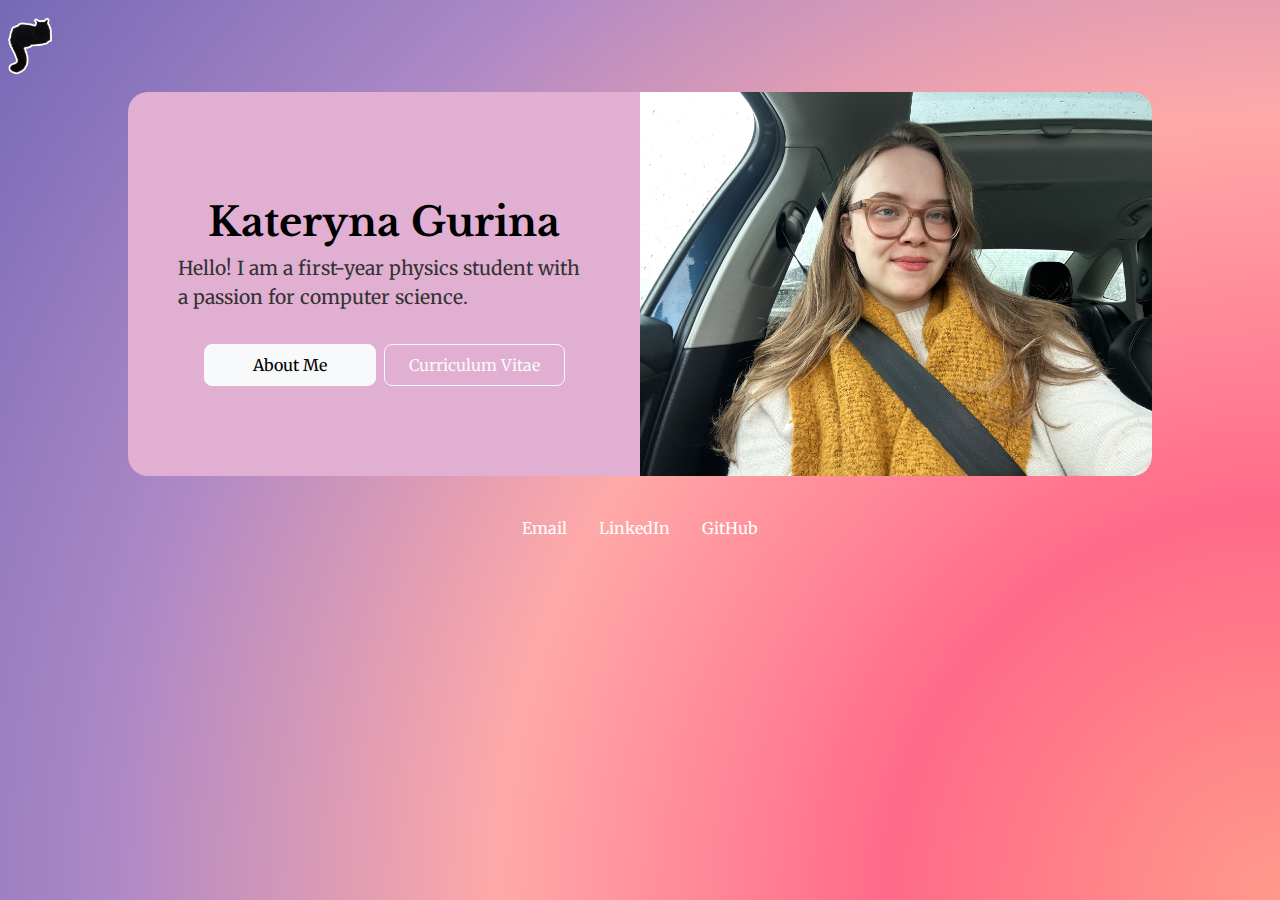
<file: index.html>
<!DOCTYPE html>
<html lang="en">
  <head>
    <meta charset="UTF-8" />
    <meta name="viewport" content="width=device-width, initial-scale=1.0" />
    <title>Kateryna</title>
    <link rel="preconnect" href="https://fonts.googleapis.com" />
    <link rel="preconnect" href="https://fonts.gstatic.com" crossorigin />
    <link
      href="https://fonts.googleapis.com/css2?family=Libre+Baskerville:ital,wght@0,400;0,700;1,400&family=Merriweather:ital,wght@0,300;0,400;0,700;0,900;1,300;1,400;1,700;1,900&display=swap"
      rel="stylesheet"
    />
    <link
      href="https://cdn.jsdelivr.net/npm/bootstrap@5.3.3/dist/css/bootstrap.min.css"
      rel="stylesheet"
      integrity="sha384-QWTKZyjpPEjISv5WaRU9OFeRpok6YctnYmDr5pNlyT2bRjXh0JMhjY6hW+ALEwIH"
      crossorigin="anonymous"
    />
    <link rel="stylesheet" href="./style.css" />
  </head>

  <body class="gradient-background">
    <!-- HEADER-->
    <header class="d-flex flex-wrap justify-content-center py-3">
      <a
        href="index.html"
        class="d-flex align-items-center mb-3 mb-md-0 me-md-auto link-body-emphasis text-decoration-none"
      >
        <img src="./mochie_logo.png" height="60" alt="logo cat" />
      </a>
    </header>

    <!-- TITLE Section with Buttons -->
    <div class="container" id="home-container">
      <!-- Left Section -->
      <div class="text-section">
        <h1>Kateryna Gurina</h1>
        <p class="subtitle">
          Hello! I am a first-year physics student with a passion for computer
          science.
        </p>
        <div class="d-grid gap-2 d-sm-flex justify-content-sm-center">
          <button
            onclick="window.location.href='about.html'"
            class="btn btn-light btn-lg px-5 gap-3 custom-button"
          >
            About Me
          </button>
          <button
            onclick="window.location.href='cv.html'"
            class="btn btn-outline-light btn-lg px-4 custom-button"
          >
            Curriculum Vitae
          </button>
        </div>
      </div>

      <!-- Right Section -->
      <div class="image-section">
        <img src="./pic.jpg" alt="Developer" />
      </div>
    </div>

    <!-- Footer -->
    <footer class="text-center py-3 mt-4">
      <ul class="list-inline">
        <li class="list-inline-item link">
          <a href="mailto:katerynagurina@gmail.com">Email</a>
        </li>
        <li class="list-inline-item link">
          <a href="https://www.linkedin.com/in/kateryna-gurina-156512160/"
            >LinkedIn</a
          >
        </li>
        <li class="list-inline-item link">
          <a href="https://github.com/KaterynaGurina">GitHub</a>
        </li>
      </ul>
    </footer>

    <script
      src="https://cdn.jsdelivr.net/npm/bootstrap@5.3.3/dist/js/bootstrap.bundle.min.js"
      integrity="sha384-YvpcrYf0tY3lHB60NNkmXc5s9fDVZLESaAA55NDzOxhy9GkcIdslK1eN7N6jIeHz"
      crossorigin="anonymous"
    ></script>
  </body>
</html>
</file>
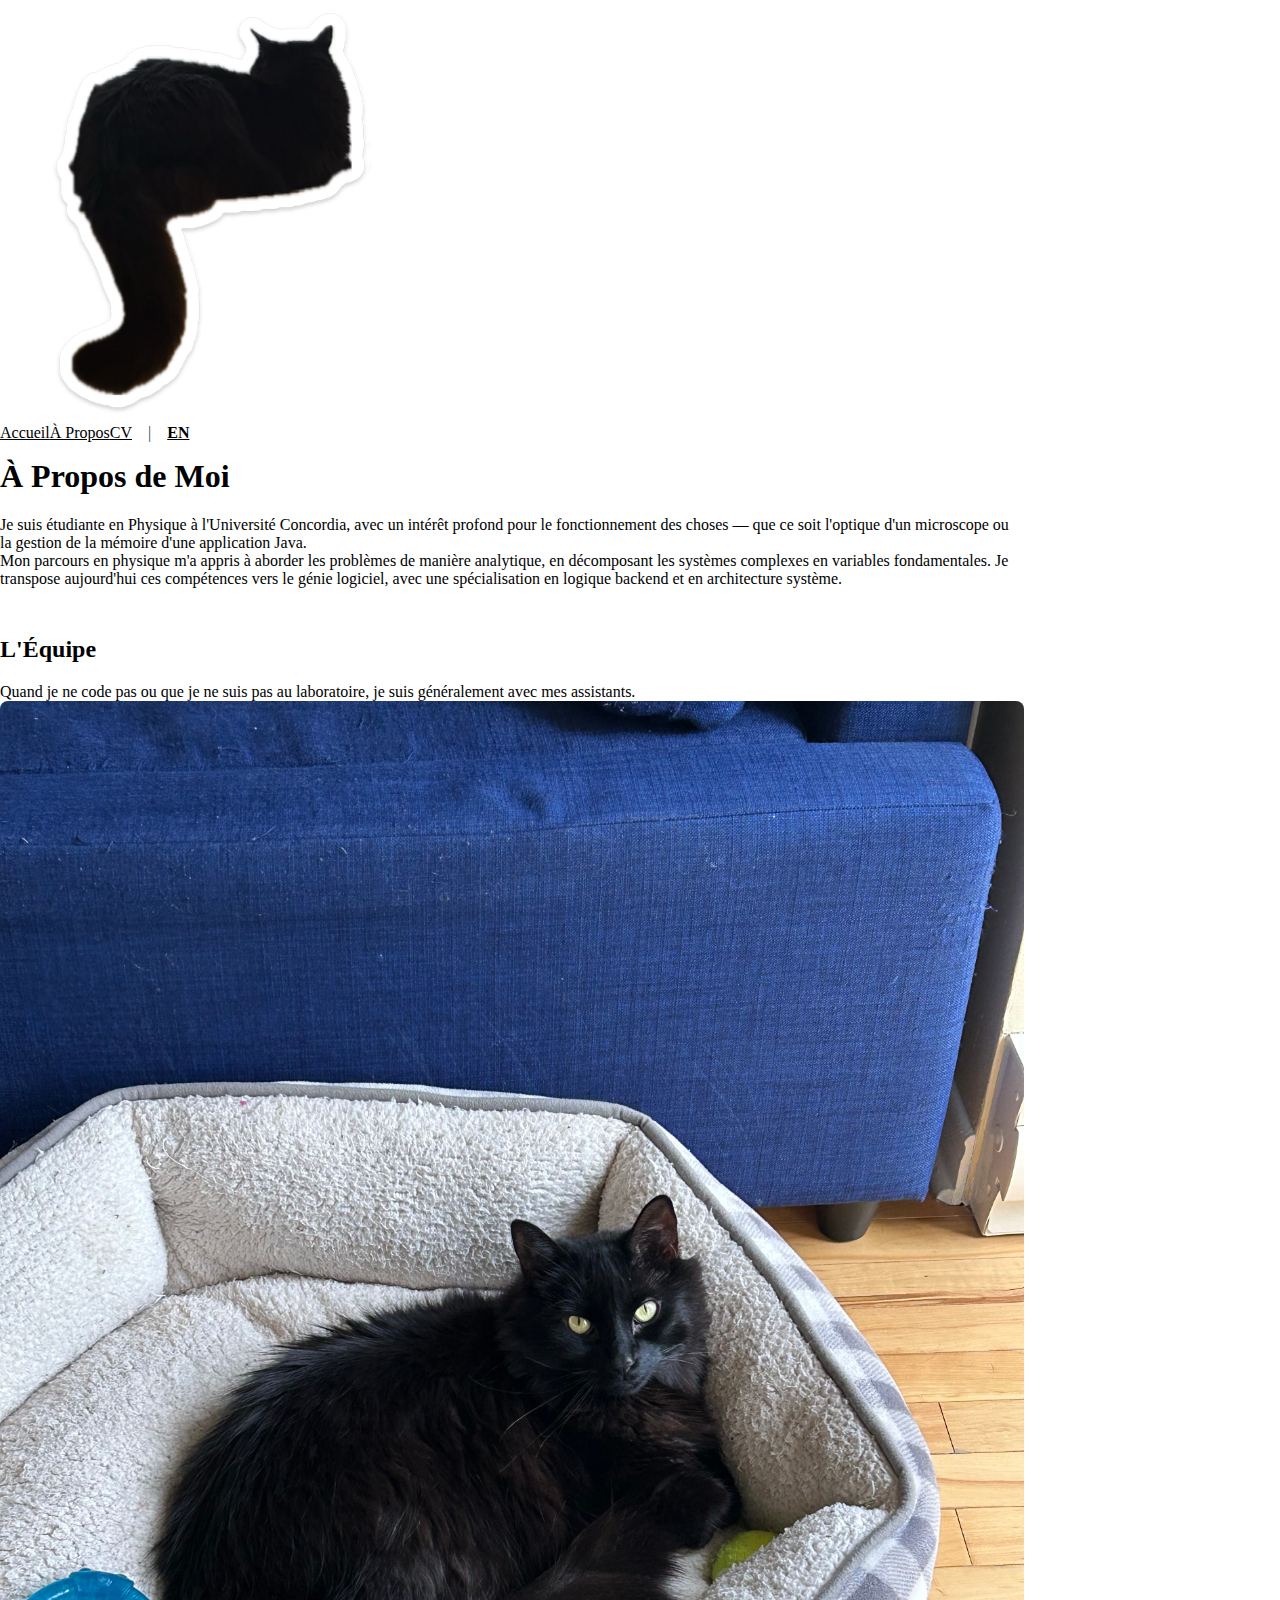
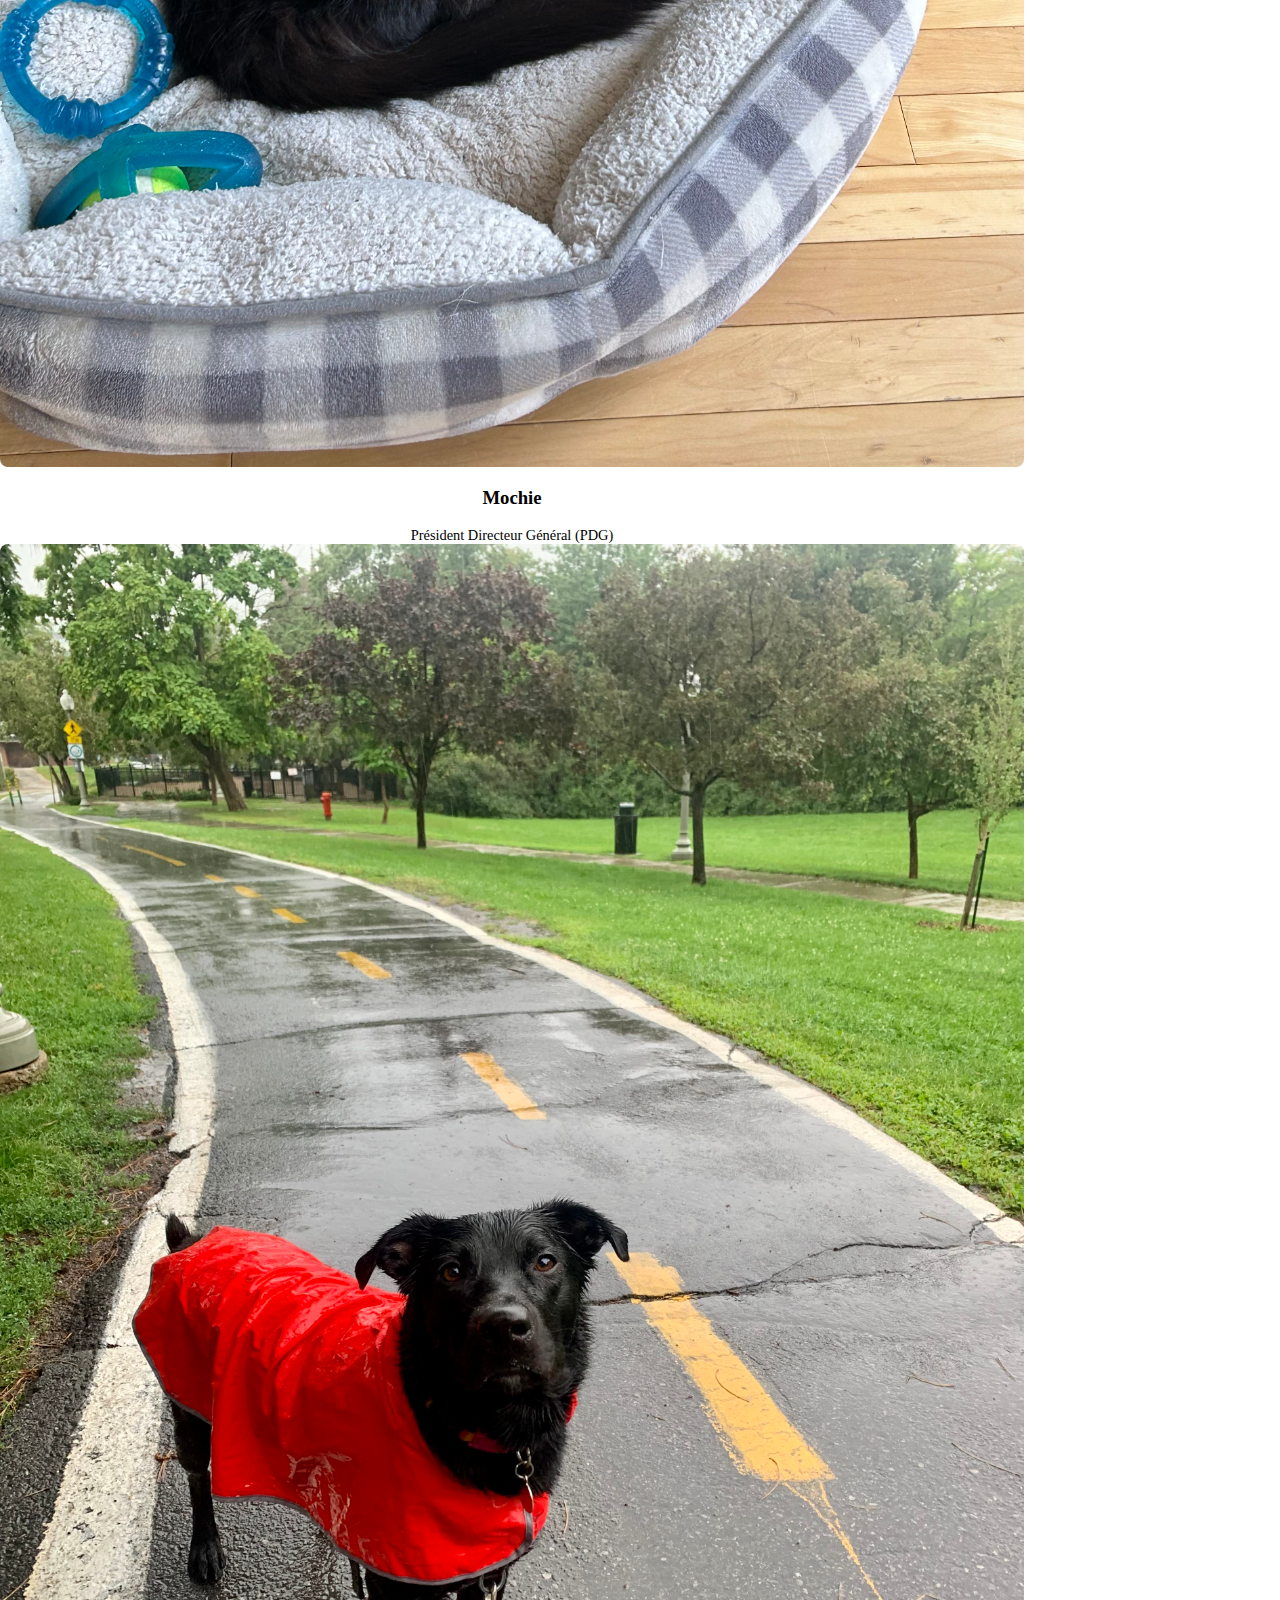
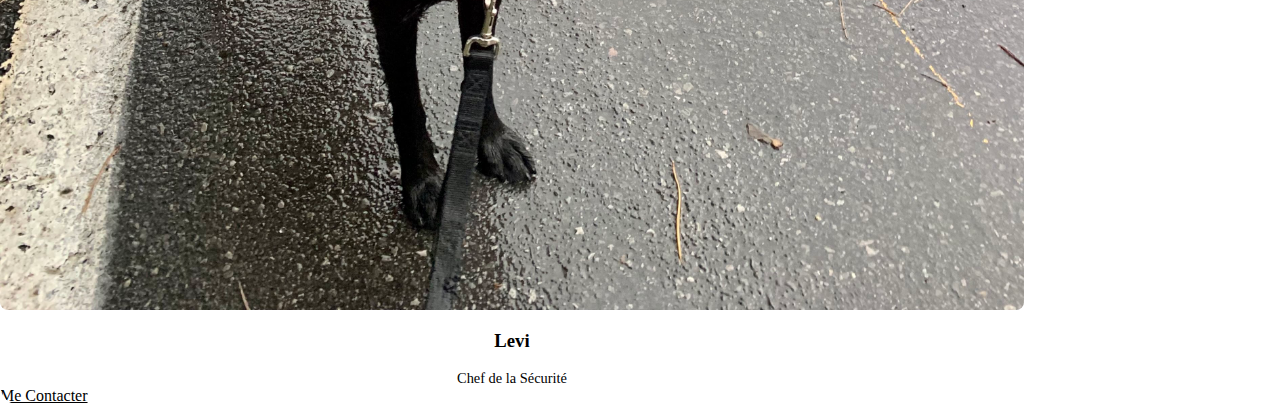
<file: about-fr.html>
<!DOCTYPE html>
<html lang="fr">
<head>
    <meta charset="UTF-8">
    <meta name="viewport" content="width=device-width, initial-scale=1.0">
    <title>À Propos | Kateryna Gurina</title>
    <link href="https://fonts.googleapis.com/css2?family=Inter:wght@400;600;700&family=Fira+Code&display=swap" rel="stylesheet">
    <link rel="stylesheet" href="./style.css">
</head>
<body>
    <div class="container">
        <header>
            <a href="index-fr.html" class="logo">
                <img src="./mochie_logo.png" alt="Logo">
            </a>
            <nav style="display: flex; align-items: center;">
                <a href="index-fr.html">Accueil</a>
                <a href="about-fr.html" class="active">À Propos</a>
                <a href="cv-fr.html">CV</a>
                <span style="margin: 0 1rem; color: #334155;">|</span>
                <a href="about.html" style="font-weight: 700; color: var(--accent-color);">EN</a>
            </nav>
        </header>

        <h1>À Propos de Moi</h1>
        <div class="card">
            <p>
                Je suis étudiante en Physique à l'Université Concordia, avec un intérêt profond pour le fonctionnement des choses — que ce soit l'optique d'un microscope ou la gestion de la mémoire d'une application Java.
            </p>
            <p>
                Mon parcours en physique m'a appris à aborder les problèmes de manière analytique, en décomposant les systèmes complexes en variables fondamentales. Je transpose aujourd'hui ces compétences vers le génie logiciel, avec une spécialisation en logique backend et en architecture système.
            </p>
        </div>

        <h2 style="margin-top: 3rem; color: var(--accent-color);">L'Équipe</h2>
        <p>Quand je ne code pas ou que je ne suis pas au laboratoire, je suis généralement avec mes assistants.</p>
        
        <div class="pet-gallery">
            <div class="card" style="text-align: center;">
                <img src="./mochie.jpg" alt="Mochie" style="width: 100%; border-radius: 8px;">
                <h3>Mochie</h3>
                <p style="font-size: 0.9rem;">Président Directeur Général (PDG)</p>
            </div>
            
            <div class="card" style="text-align: center;">
                <img src="./levi.jpg" alt="Levi" style="width: 100%; border-radius: 8px;">
                <h3>Levi</h3>
                <p style="font-size: 0.9rem;">Chef de la Sécurité</p>
            </div>
        </div>

        <footer>
            <a href="mailto:katerynagurina@gmail.com">Me Contacter</a>
        </footer>
    </div>
</body>
</html>
</file>
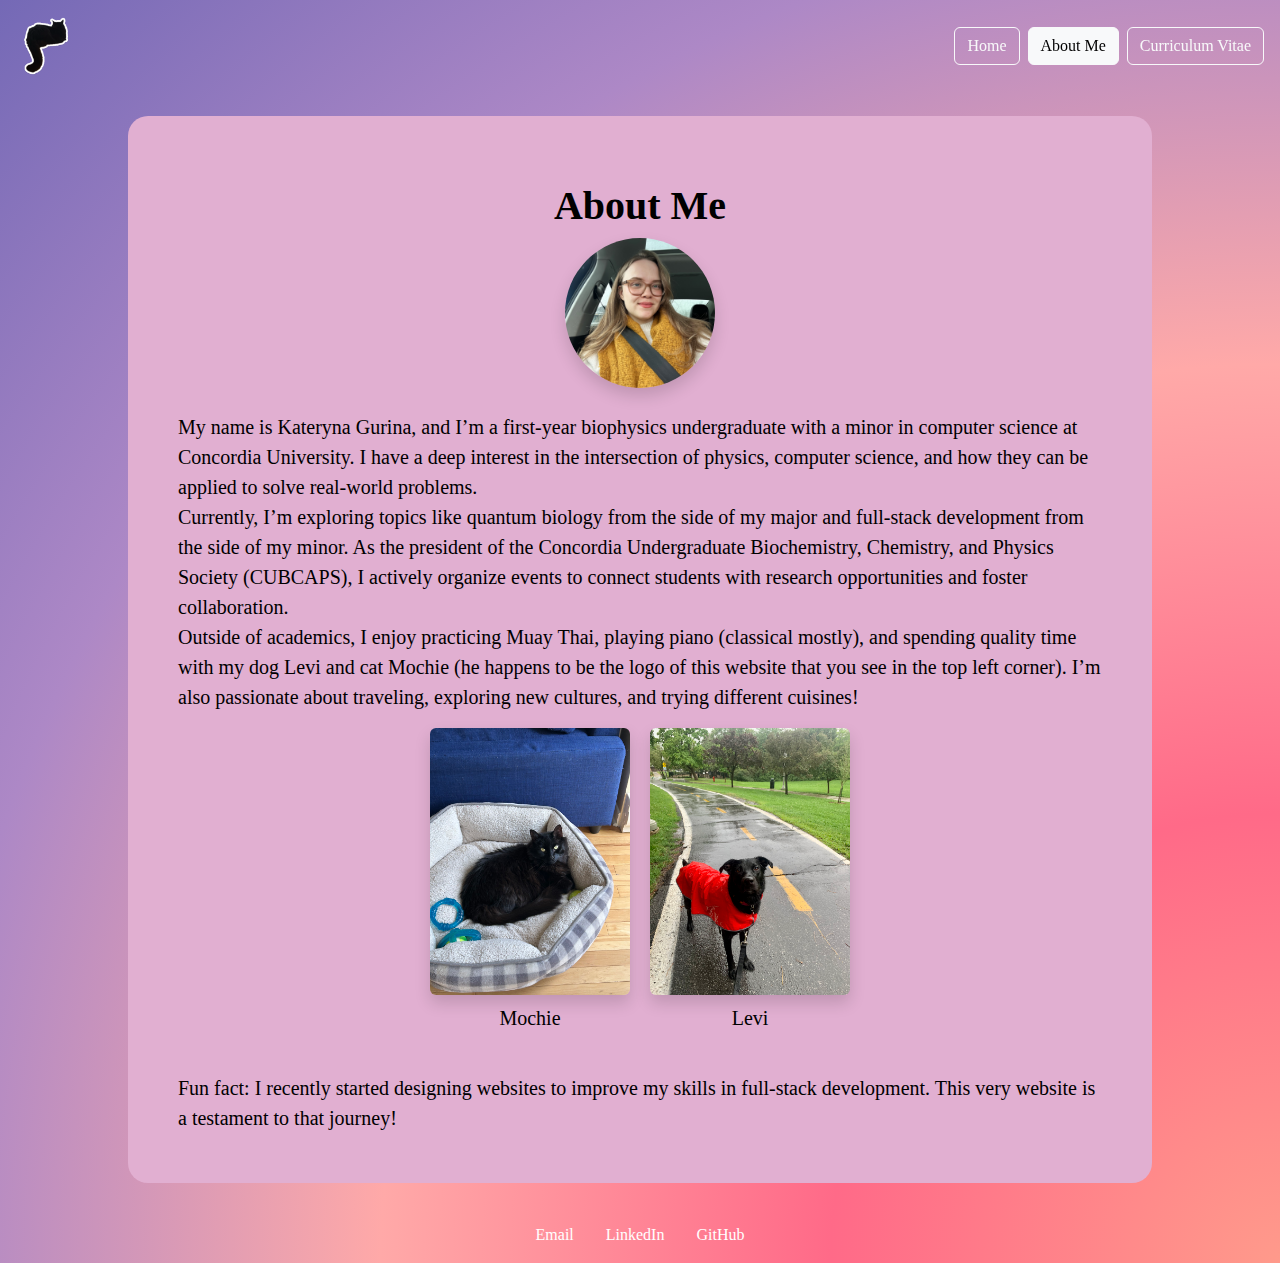
<file: about.html>
<!DOCTYPE html>
<html lang="en">
  <head>
    <meta charset="UTF-8" />
    <meta name="viewport" content="width=device-width, initial-scale=1.0" />
    <title>About Me</title>
    <link
      href="https://cdn.jsdelivr.net/npm/bootstrap@5.3.3/dist/css/bootstrap.min.css"
      rel="stylesheet"
    />
    <link rel="stylesheet" href="style.css" />
  </head>
  <body class="gradient-background">
    <!--HEADER-->
    <header class="d-flex flex-wrap justify-content-center py-3 mb-4 mx-3">
      <!--Mochie home button-->
      <a
        href="index.html"
        class="d-flex align-items-center mb-3 mb-md-0 me-md-auto link-body-emphasis text-decoration-none"
      >
        <img src="./mochie_logo.png" height="60" alt="logo cat" />
      </a>
      <!--Navbar div-->
      <div class="navbar d-flex sticky-top gap-2">
        <!--Home button-->
        <button
          class="btn btn-outline-light"
          onclick="window.location.href='index.html'"
        >
          Home
        </button>
        <!--Active about me button-->
        <button
          class="btn btn-outline-light active"
          onclick="window.location.href='about.html'"
        >
          About Me
        </button>
        <!--CV button-->
        <button
          class="btn btn-outline-light"
          onclick="window.location.href='cv.html'"
        >
          Curriculum Vitae
        </button>
      </div>
    </header>

    <!--ABOUT ME CONTAINER-->
    <div class="container text-section" id="flex-container">
      <h1 class="display-5 fw-bold text-body-emphasis">About Me</h1>

      <div class="mb-4">
        <img
          src="./pic.jpg"
          alt="Profile Picture"
          class="rounded-circle shadow"
          style="width: 150px; height: 150px; object-fit: cover"
        />
      </div>

      <p class="lead">
        My name is Kateryna Gurina, and I’m a first-year biophysics
        undergraduate with a minor in computer science at Concordia University.
        I have a deep interest in the intersection of physics, computer science,
        and how they can be applied to solve real-world problems.
      </p>
      <p class="lead">
        Currently, I’m exploring topics like quantum biology from the side of my
        major and full-stack development from the side of my minor. As the
        president of the Concordia Undergraduate Biochemistry, Chemistry, and
        Physics Society (CUBCAPS), I actively organize events to connect
        students with research opportunities and foster collaboration.
      </p>
      <p class="lead">
        Outside of academics, I enjoy practicing Muay Thai, playing piano
        (classical mostly), and spending quality time with my dog Levi and cat
        Mochie (he happens to be the logo of this website that you see in the
        top left corner). I’m also passionate about traveling, exploring new
        cultures, and trying different cuisines!
      </p>

      <div class="pets d-flex flex-wrap justify-content-evenly text-center p-3">
        <div>
          <img
            src="./mochie.jpg"
            alt="Mochie the Cat"
            class="img-fluid rounded shadow"
            style="max-width: 200px"
          />
          <p class="lead mt-2">Mochie</p>
        </div>
        <div>
          <img
            src="./levi.jpg"
            alt="Levi the Dog"
            class="img-fluid rounded shadow"
            style="max-width: 200px"
          />
          <p class="lead mt-2">Levi</p>
        </div>
      </div>

      <p class="lead mt-4">
        Fun fact: I recently started designing websites to improve my skills in
        full-stack development. This very website is a testament to that
        journey!
      </p>
    </div>

    <footer class="text-center py-3 mt-4">
      <ul class="list-inline">
        <li class="list-inline-item link">
          <a href="mailto:katerynagurina@gmail.com">Email</a>
        </li>
        <li class="list-inline-item link">
          <a href="https://www.linkedin.com/in/kateryna-gurina-156512160/"
            >LinkedIn</a
          >
        </li>
        <li class="list-inline-item link">
          <a href="https://github.com/KaterynaGurina">GitHub</a>
        </li>
      </ul>
    </footer>
  </body>
</html>
</file>
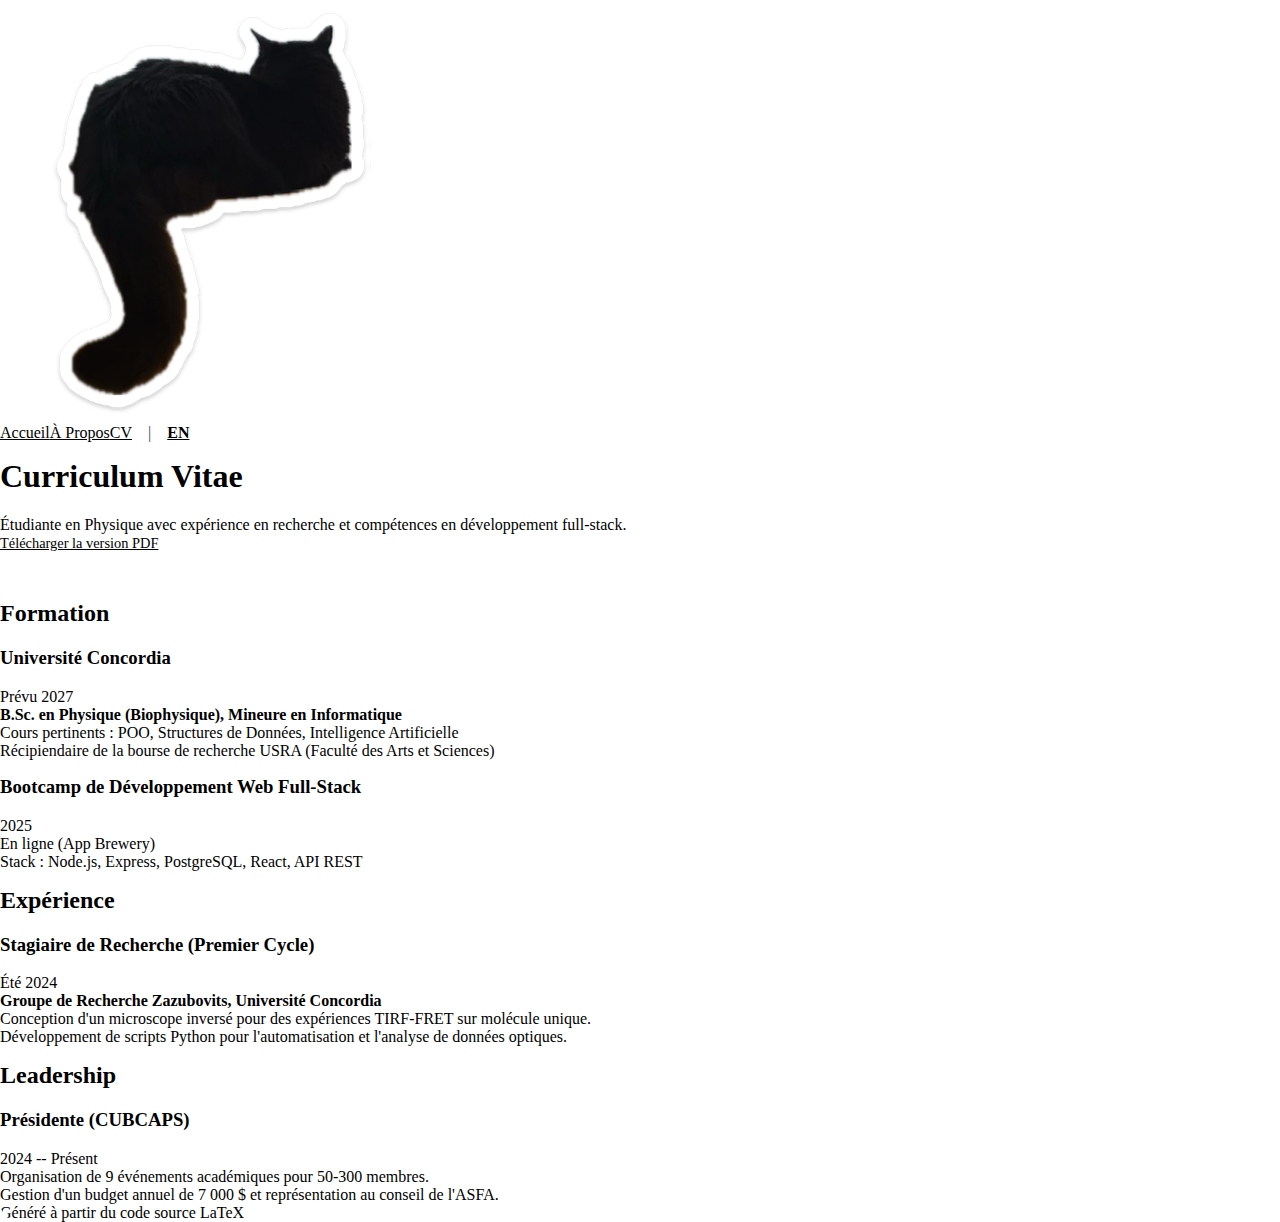
<file: cv-fr.html>
<!DOCTYPE html>
<html lang="fr">
<head>
    <meta charset="UTF-8">
    <meta name="viewport" content="width=device-width, initial-scale=1.0">
    <title>CV | Kateryna Gurina</title>
    <link href="https://fonts.googleapis.com/css2?family=Inter:wght@400;600;700&family=Fira+Code&display=swap" rel="stylesheet">
    <link rel="stylesheet" href="./style.css">
</head>
<body>
    <div class="container">
        <header>
            <a href="index-fr.html" class="logo">
                <img src="./mochie_logo.png" alt="Logo">
            </a>
            <nav style="display: flex; align-items: center;">
                <a href="index-fr.html">Accueil</a>
                <a href="about-fr.html">À Propos</a>
                <a href="cv-fr.html" class="active">CV</a>
                <span style="margin: 0 1rem; color: #334155;">|</span>
                <a href="cv.html" style="font-weight: 700; color: var(--accent-color);">EN</a>
            </nav>
        </header>

        <h1>Curriculum Vitae</h1>
        <p style="color:var(--text-secondary); margin-bottom: 3rem;">
            Étudiante en Physique avec expérience en recherche et compétences en développement full-stack.
            <br><a href="./Kateryna_Gurina_CV_FR.pdf" target="_blank" style="color:var(--accent-color); font-size: 0.9rem;">Télécharger la version PDF</a>
        </p>

        <div class="cv-block">
            <h2 style="color:var(--accent-color)">Formation</h2>
            
            <div class="card">
                <div class="cv-header">
                    <h3>Université Concordia</h3>
                    <span class="cv-date">Prévu 2027</span>
                </div>
                <p><strong>B.Sc. en Physique (Biophysique), Mineure en Informatique</strong></p>
                <ul>
                    <li>Cours pertinents : POO, Structures de Données, Intelligence Artificielle</li>
                    <li>Récipiendaire de la bourse de recherche USRA (Faculté des Arts et Sciences)</li>
                </ul>
            </div>
            
            <div class="card" style="margin-top: 1rem;">
                <div class="cv-header">
                    <h3>Bootcamp de Développement Web Full-Stack</h3>
                    <span class="cv-date">2025</span>
                </div>
                <p>En ligne (App Brewery)</p>
                <ul>
                    <li>Stack : Node.js, Express, PostgreSQL, React, API REST</li>
                </ul>
            </div>
        </div>

        <div class="cv-block">
            <h2 style="color:var(--accent-color)">Expérience</h2>
            <div class="card">
                <div class="cv-header">
                    <h3>Stagiaire de Recherche (Premier Cycle)</h3>
                    <span class="cv-date">Été 2024</span>
                </div>
                <p><strong>Groupe de Recherche Zazubovits, Université Concordia</strong></p>
                <ul>
                    <li>Conception d'un microscope inversé pour des expériences TIRF-FRET sur molécule unique.</li>
                    <li>Développement de scripts Python pour l'automatisation et l'analyse de données optiques.</li>
                </ul>
            </div>
        </div>

        <div class="cv-block">
            <h2 style="color:var(--accent-color)">Leadership</h2>
            <div class="card">
                <div class="cv-header">
                    <h3>Présidente (CUBCAPS)</h3>
                    <span class="cv-date">2024 -- Présent</span>
                </div>
                <ul>
                    <li>Organisation de 9 événements académiques pour 50-300 membres.</li>
                    <li>Gestion d'un budget annuel de 7 000 $ et représentation au conseil de l'ASFA.</li>
                </ul>
            </div>
        </div>

        <footer>
            <p>Généré à partir du code source LaTeX</p>
        </footer>
    </div>
</body>
</html>
</file>
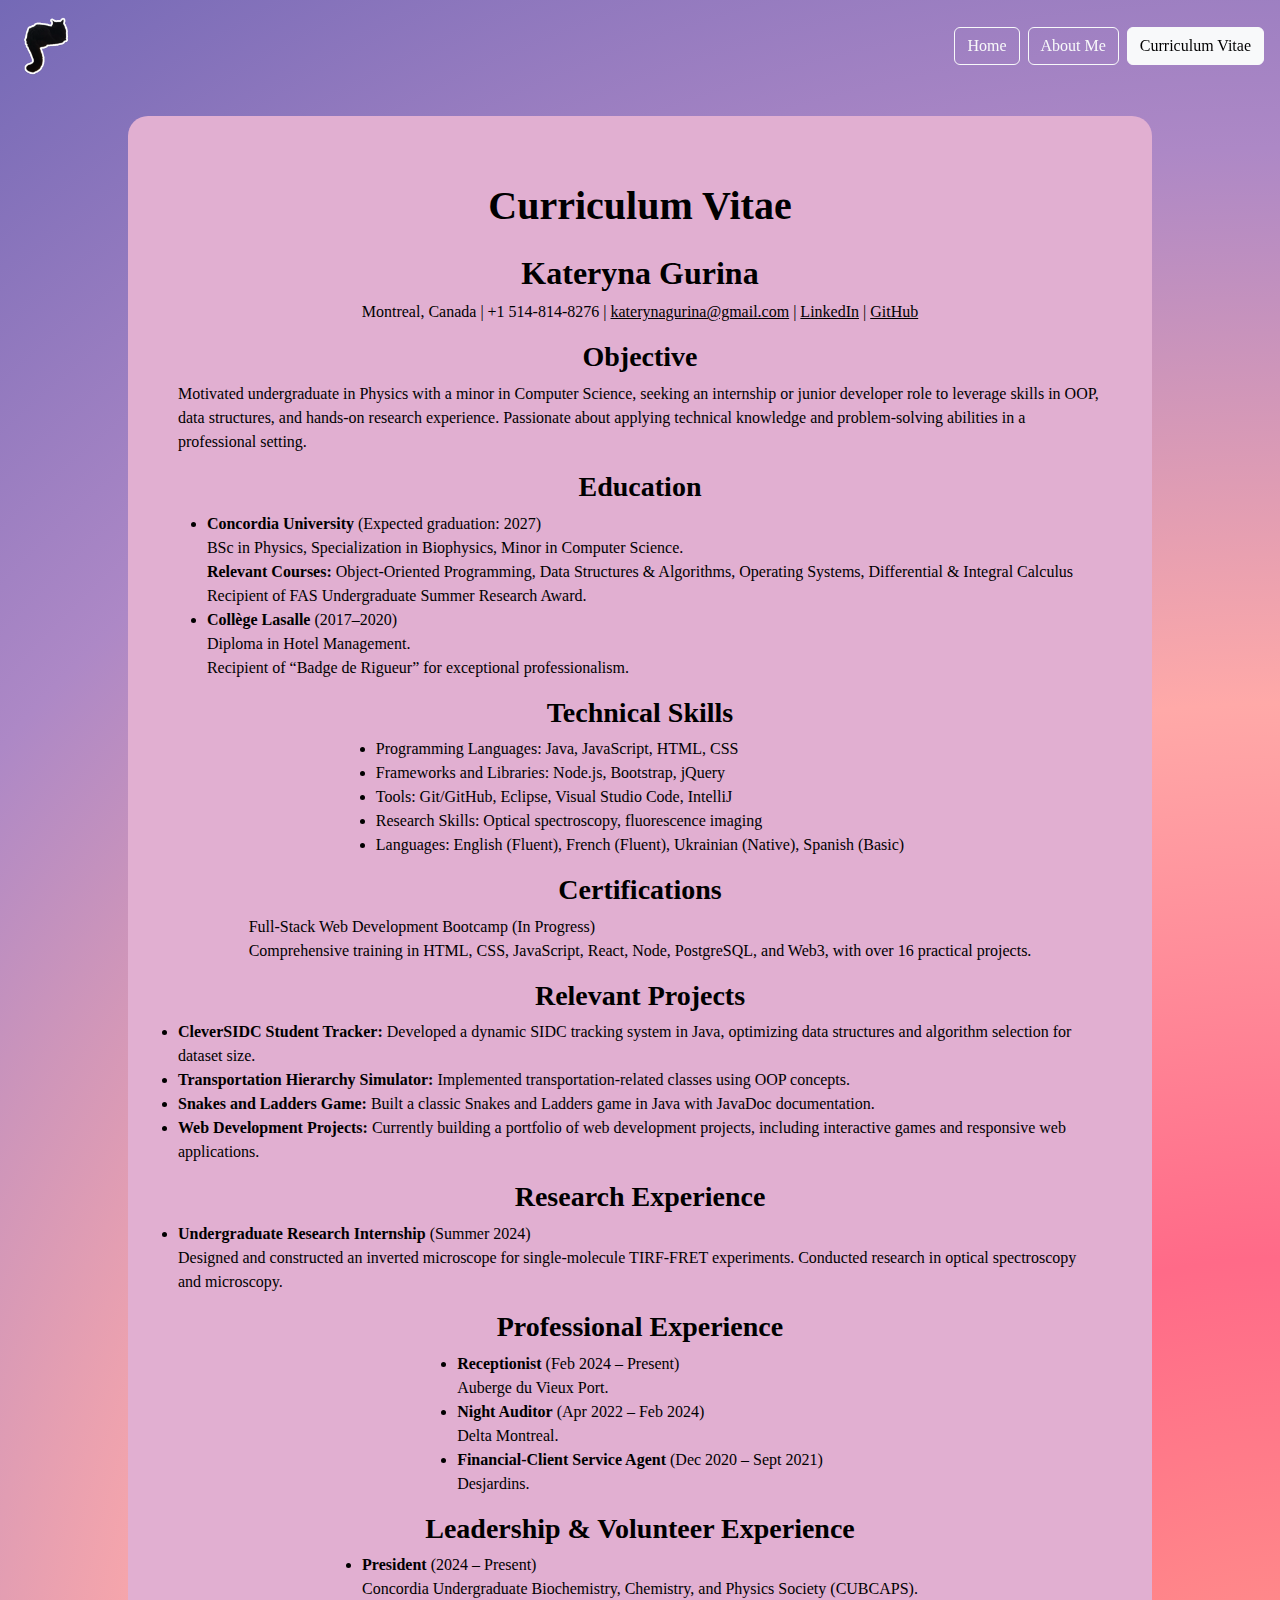
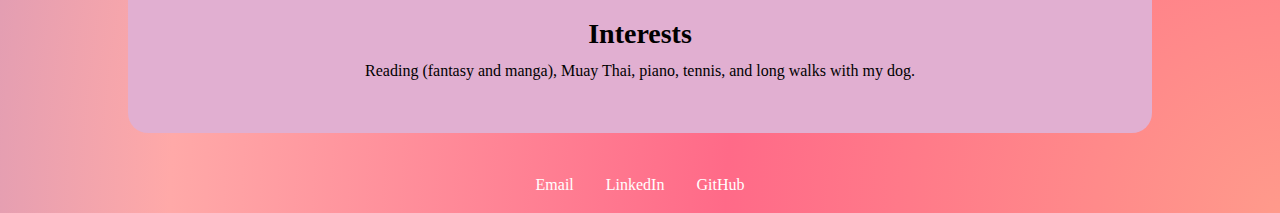
<file: cv.html>
<!DOCTYPE html>
<html lang="en">
  <head>
    <!-- HEAD: Meta tags, title, and linked stylesheets -->
    <meta charset="UTF-8" />
    <meta name="viewport" content="width=device-width, initial-scale=1.0" />
    <title>Curriculum Vitae</title>
    <link
      href="https://cdn.jsdelivr.net/npm/bootstrap@5.3.3/dist/css/bootstrap.min.css"
      rel="stylesheet"
    />
    <link rel="stylesheet" href="style.css" />
  </head>
  <body class="gradient-background">
    <!-- HEADER: Contains logo and navigation buttons -->
    <header class="d-flex flex-wrap justify-content-center py-3 mb-4 mx-3">
      <a
        href="index.html"
        class="d-flex align-items-center mb-3 mb-md-0 me-md-auto link-body-emphasis text-decoration-none"
      >
        <img src="./mochie_logo.png" height="60" alt="logo cat" />
      </a>
      <div class="navbar d-flex sticky-top gap-2">
        <button
          class="btn btn-outline-light"
          onclick="window.location.href='index.html'"
        >
          Home
        </button>
        <button
          class="btn btn-outline-light"
          onclick="window.location.href='about.html'"
        >
          About Me
        </button>
        <button
          class="btn btn-outline-light active"
          onclick="window.location.href='cv.html'"
        >
          Curriculum Vitae
        </button>
      </div>
    </header>

    <!-- MAIN CONTENT: CV details wrapped in a card-styled container -->
    <div id="flex-container" class="container text-section">
      <!-- CV Title -->
      <h1 class="text-center display-5 fw-bold">Curriculum Vitae</h1>

      <!-- Personal Information -->
      <h2>Kateryna Gurina</h2>
      <p>
        Montreal, Canada | <span class="no-break">+1 514-814-8276</span> |
        <a href="mailto:katerynagurina@gmail.com">katerynagurina@gmail.com</a> |
        <a href="https://www.linkedin.com/in/kateryna-gurina-156512160/"
          >LinkedIn</a
        >
        |
        <a href="https://github.com/KaterynaGurina">GitHub</a>
      </p>

      <!-- Objective Section -->
      <h3>Objective</h3>
      <p>
        Motivated undergraduate in Physics with a minor in Computer Science,
        seeking an internship or junior developer role to leverage skills in
        OOP, data structures, and hands-on research experience. Passionate about
        applying technical knowledge and problem-solving abilities in a
        professional setting.
      </p>

      <!-- Education Section -->
      <h3>Education</h3>
      <ul>
        <li>
          <strong>Concordia University</strong> (Expected graduation: 2027)<br />
          BSc in Physics, Specialization in Biophysics, Minor in Computer
          Science.<br />
          <strong>Relevant Courses:</strong> Object-Oriented Programming, Data
          Structures & Algorithms, Operating Systems, Differential & Integral
          Calculus<br />
          Recipient of FAS Undergraduate Summer Research Award.
        </li>
        <li>
          <strong>Collège Lasalle</strong> (2017–2020)<br />
          Diploma in Hotel Management.<br />
          Recipient of “Badge de Rigueur” for exceptional professionalism.
        </li>
      </ul>

      <!-- Technical Skills Section -->
      <h3>Technical Skills</h3>
      <ul>
        <li>Programming Languages: Java, JavaScript, HTML, CSS</li>
        <li>Frameworks and Libraries: Node.js, Bootstrap, jQuery</li>
        <li>Tools: Git/GitHub, Eclipse, Visual Studio Code, IntelliJ</li>
        <li>Research Skills: Optical spectroscopy, fluorescence imaging</li>
        <li>
          Languages: English (Fluent), French (Fluent), Ukrainian (Native),
          Spanish (Basic)
        </li>
      </ul>

      <!-- Certifications Section -->
      <h3>Certifications</h3>
      <p>
        Full-Stack Web Development Bootcamp (In Progress)<br />
        Comprehensive training in HTML, CSS, JavaScript, React, Node,
        PostgreSQL, and Web3, with over 16 practical projects.
      </p>

      <!-- Relevant Projects Section -->
      <h3>Relevant Projects</h3>
      <ul>
        <li>
          <strong>CleverSIDC Student Tracker:</strong> Developed a dynamic SIDC
          tracking system in Java, optimizing data structures and algorithm
          selection for dataset size.
        </li>
        <li>
          <strong>Transportation Hierarchy Simulator:</strong> Implemented
          transportation-related classes using OOP concepts.
        </li>
        <li>
          <strong>Snakes and Ladders Game:</strong> Built a classic Snakes and
          Ladders game in Java with JavaDoc documentation.
        </li>
        <li>
          <strong>Web Development Projects:</strong> Currently building a
          portfolio of web development projects, including interactive games and
          responsive web applications.
        </li>
      </ul>

      <!-- Research Experience Section -->
      <h3>Research Experience</h3>
      <ul>
        <li>
          <strong>Undergraduate Research Internship</strong> (Summer 2024)<br />
          Designed and constructed an inverted microscope for single-molecule
          TIRF-FRET experiments. Conducted research in optical spectroscopy and
          microscopy.
        </li>
      </ul>

      <!-- Professional Experience Section -->
      <h3>Professional Experience</h3>
      <ul>
        <li>
          <strong>Receptionist</strong> (Feb 2024 – Present)<br />
          Auberge du Vieux Port.
        </li>
        <li>
          <strong>Night Auditor</strong> (Apr 2022 – Feb 2024)<br />
          Delta Montreal.
        </li>
        <li>
          <strong>Financial-Client Service Agent</strong> (Dec 2020 – Sept
          2021)<br />
          Desjardins.
        </li>
      </ul>

      <!-- Leadership & Volunteer Experience Section -->
      <h3>Leadership & Volunteer Experience</h3>
      <ul>
        <li>
          <strong>President</strong> (2024 – Present)<br />
          Concordia Undergraduate Biochemistry, Chemistry, and Physics Society
          (CUBCAPS).
        </li>
      </ul>

      <!-- Interests Section -->
      <h3>Interests</h3>
      <p>
        Reading (fantasy and manga), Muay Thai, piano, tennis, and long walks
        with my dog.
      </p>
    </div>

    <!-- FOOTER: Contains contact links -->
    <footer class="text-center py-3 mt-4">
      <ul class="list-inline">
        <li class="list-inline-item link">
          <a href="mailto:katerynagurina@gmail.com">Email</a>
        </li>
        <li class="list-inline-item link">
          <a href="https://www.linkedin.com/in/kateryna-gurina-156512160/"
            >LinkedIn</a
          >
        </li>
        <li class="list-inline-item link">
          <a href="https://github.com/KaterynaGurina">GitHub</a>
        </li>
      </ul>
    </footer>
  </body>
</html>
</file>
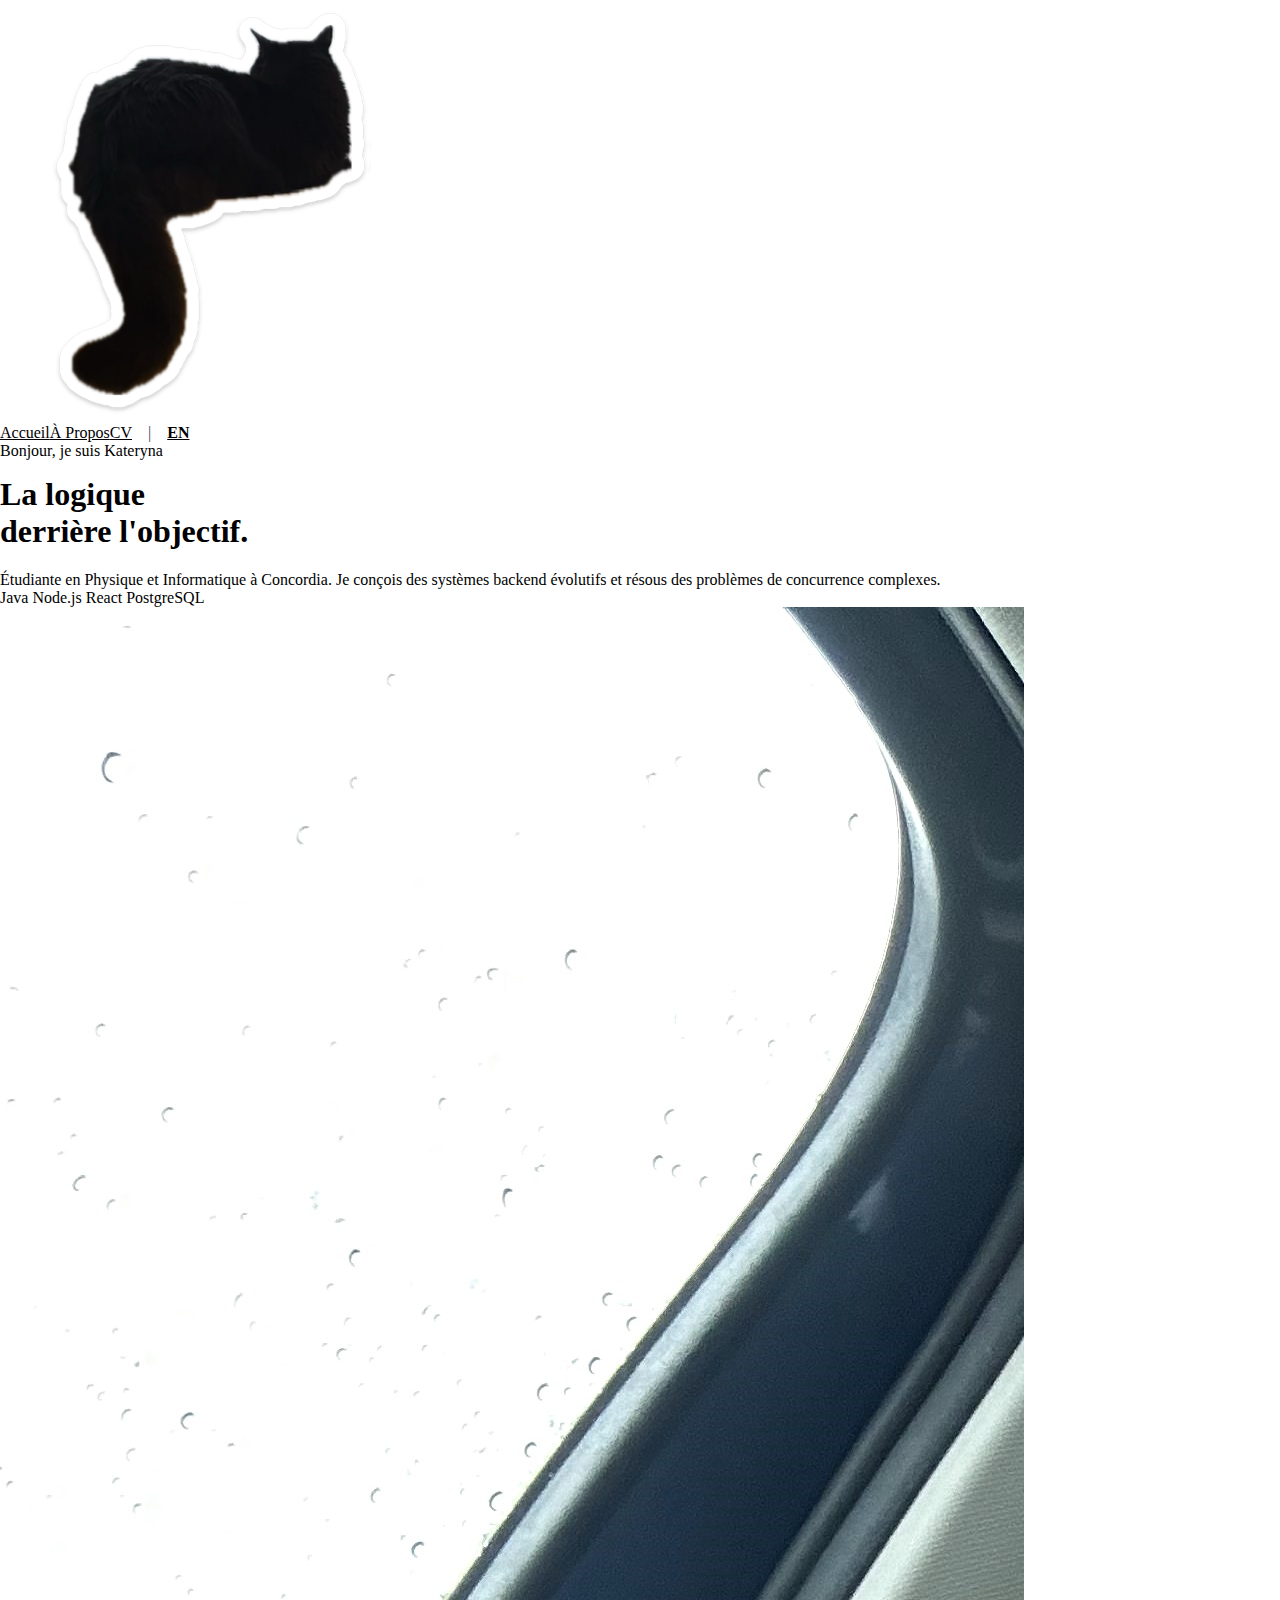
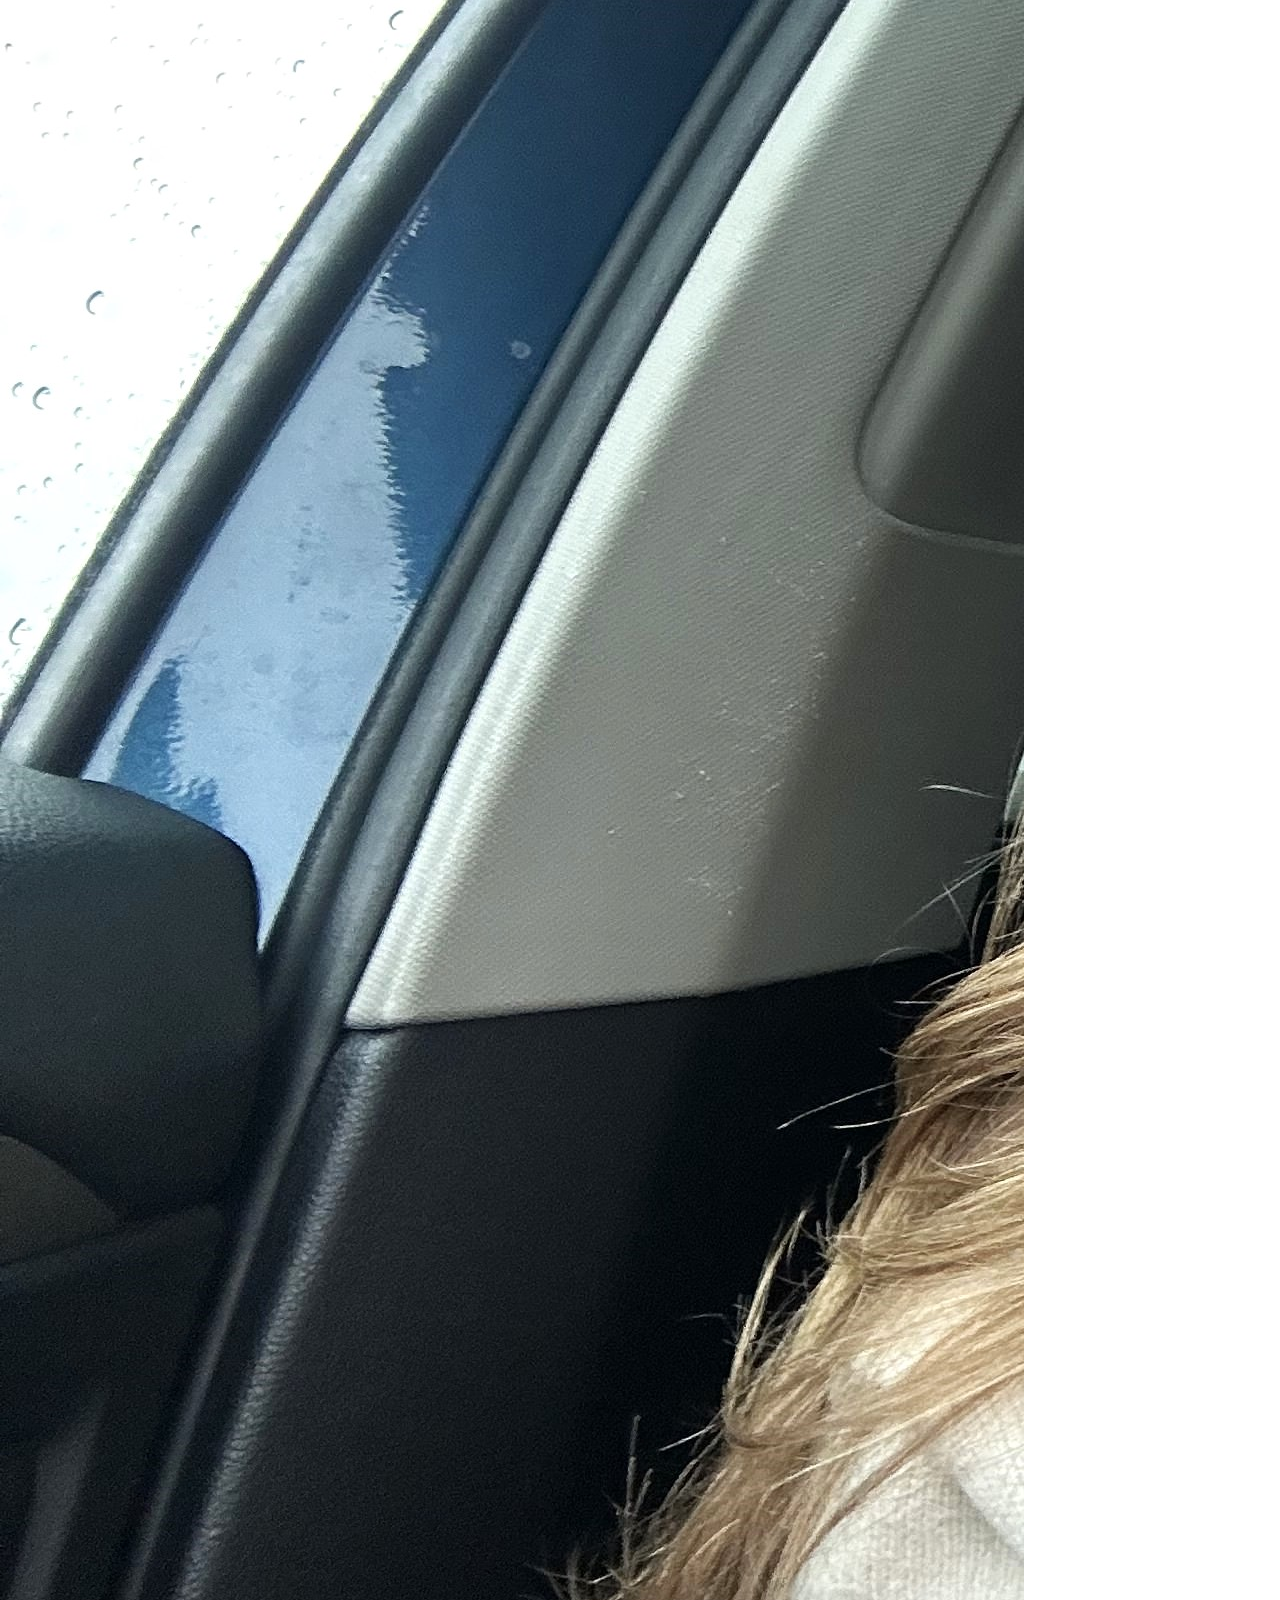
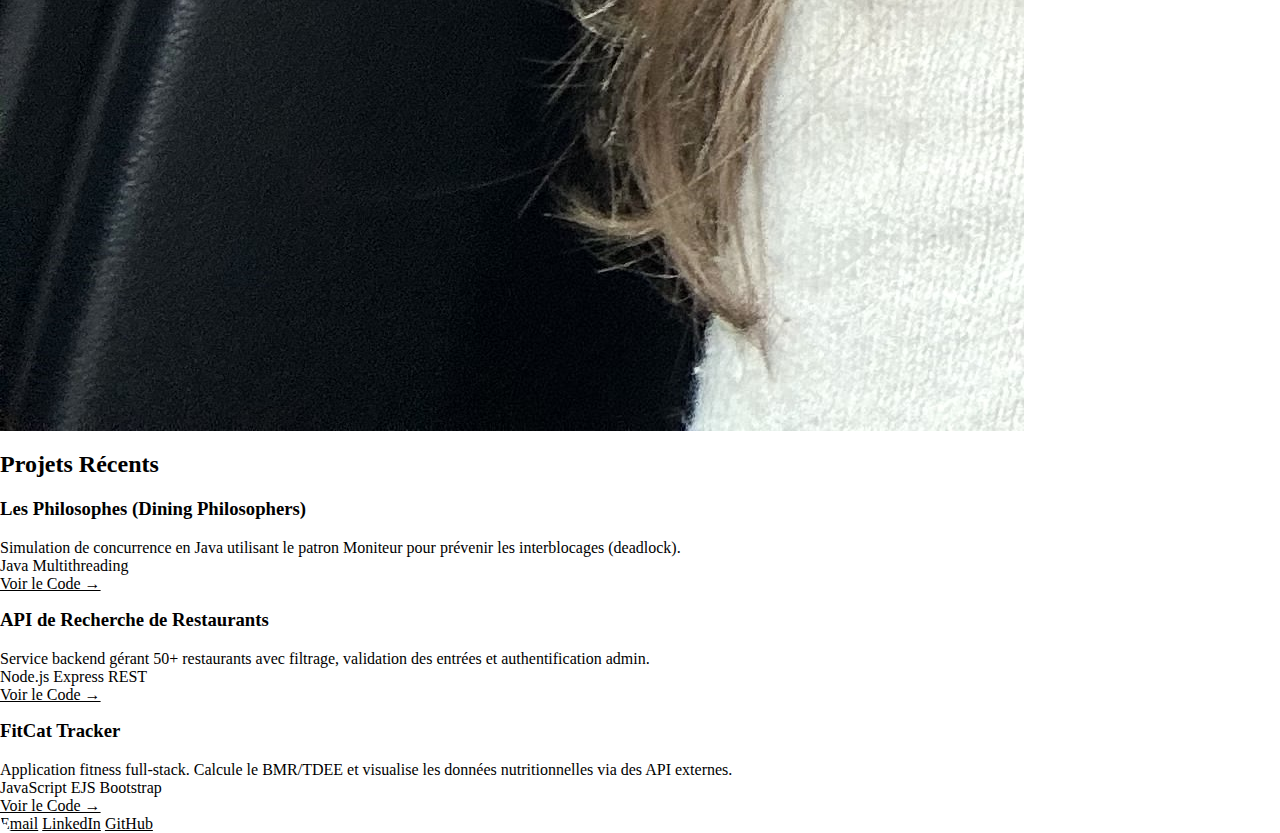
<file: index-fr.html>
<!DOCTYPE html>
<html lang="fr">
<head>
    <meta charset="UTF-8">
    <meta name="viewport" content="width=device-width, initial-scale=1.0">
    <title>Kateryna Gurina | Développeuse</title>
    <link href="https://fonts.googleapis.com/css2?family=Inter:wght@400;600;700&family=Fira+Code&display=swap" rel="stylesheet">
    <link rel="stylesheet" href="./style.css">
</head>
<body>
    <div class="container">
        <header>
            <a href="index-fr.html" class="logo">
                <img src="./mochie_logo.png" alt="Logo">
            </a>
            <nav style="display: flex; align-items: center;">
                <a href="index-fr.html" class="active">Accueil</a>
                <a href="about-fr.html">À Propos</a>
                <a href="cv-fr.html">CV</a>
                <span style="margin: 0 1rem; color: #334155;">|</span>
                <a href="index.html" style="font-weight: 700; color: var(--accent-color);">EN</a>
            </nav>
        </header>

        <section class="hero">
            <div class="hero-content">
                <span class="subtitle">Bonjour, je suis Kateryna</span>
                <h1>La logique<br>derrière l'objectif.</h1>
                <p>Étudiante en Physique et Informatique à Concordia. Je conçois des systèmes backend évolutifs et résous des problèmes de concurrence complexes.</p>
                <div class="tech-stack">
                    <span class="pill">Java</span>
                    <span class="pill">Node.js</span>
                    <span class="pill">React</span>
                    <span class="pill">PostgreSQL</span>
                </div>
            </div>
            <div class="hero-image">
                <img src="./pic.jpg" alt="Kateryna Gurina">
            </div>
        </section>

        <section id="projects">
            <h2>Projets Récents</h2>
            <div class="projects-grid">
                
                <div class="card">
                    <h3>Les Philosophes (Dining Philosophers)</h3>
                    <p>Simulation de concurrence en Java utilisant le patron Moniteur pour prévenir les interblocages (deadlock).</p>
                    <div class="tech-stack">
                        <span class="pill">Java</span>
                        <span class="pill">Multithreading</span>
                    </div>
                    <a href="https://github.com/KaterynaGurina/DiningPhilosophers.git" style="color:var(--accent-color)">Voir le Code &rarr;</a>
                </div>

                <div class="card">
                    <h3>API de Recherche de Restaurants</h3>
                    <p>Service backend gérant 50+ restaurants avec filtrage, validation des entrées et authentification admin.</p>
                    <div class="tech-stack">
                        <span class="pill">Node.js</span>
                        <span class="pill">Express</span>
                        <span class="pill">REST</span>
                    </div>
                    <a href="https://github.com/KaterynaGurina/Restaurant-Search-API.git" style="color:var(--accent-color)">Voir le Code &rarr;</a>
                </div>

                <div class="card">
                    <h3>FitCat Tracker</h3>
                    <p>Application fitness full-stack. Calcule le BMR/TDEE et visualise les données nutritionnelles via des API externes.</p>
                    <div class="tech-stack">
                        <span class="pill">JavaScript</span>
                        <span class="pill">EJS</span>
                        <span class="pill">Bootstrap</span>
                    </div>
                    <a href="https://github.com/KaterynaGurina/fitCat" style="color:var(--accent-color)">Voir le Code &rarr;</a>
                </div>

            </div>
        </section>

        <footer>
            <a href="mailto:katerynagurina@gmail.com">Email</a>
            <a href="https://www.linkedin.com/in/kateryna-gurina-156512160/">LinkedIn</a>
            <a href="https://github.com/KaterynaGurina">GitHub</a>
        </footer>
    </div>
</body>
</html>
</file>
<file: style.css>
/* General Typography */
body,
p,
ul,
li,
a {
  font-family: "Merriweather", serif;
  color: black;
  margin: 0;
  padding: 0;
  box-sizing: border-box;
}

/* Headers */
h1,
h2,
h3 {
  font-family: "Libre Baskerville", serif;
  font-weight: bold;
  margin-top: 1rem;
  color: black;
}

/* Background Styling */
.gradient-background {
  background: repeating-radial-gradient(
    circle,
    #ff9a8b,
    #ff6a88,
    #ffa9a8,
    #ad88c6,
    #7469b6
  );
  background-size: 200% 200%;
  animation: gradient-animation 15s ease infinite;
  display: flex;
  flex-direction: column;
  min-height: 100vh;
}

@keyframes gradient-animation {
  0% {
    background-position: 0% 50%;
  }
  50% {
    background-position: 100% 50%;
  }
  100% {
    background-position: 0% 50%;
  }
}

/* Container Layout */
.container {
  width: 80%;
  border-radius: 20px;
  overflow: hidden;
  padding: 0;
}

/* HOME PAGE container (grid layout) */
#home-container {
  display: grid;
  grid-template-columns: 1fr 1fr;
}

@media (max-width: 576px) {
  #home-container {
    display: flex;
    flex-direction: column;
  }
}

/* ABOUT PAGE and CV PAGE container */
#flex-container {
  display: flex;
  align-items: center;
}

.pets{
  gap: 20px
}
/* Left Text Section */
.text-section {
  background-color: #e1afd1;
  padding: 50px;
  display: flex;
  flex-direction: column;
  justify-content: center;
  align-items: center;
}

.text-section h1 {
  margin-bottom: 0.5rem;
  font-size: 2.5rem;
}

.no-break{
  white-space: nowrap;
}
.text-section .subtitle {
  font-size: 1.2rem;
  color: #333;
  margin-bottom: 2rem;
}


/* Buttons */
.custom-button {
  font-size: 1rem;
}

/* Image Section */
.image-section img {
  width: 100%;
  height: 100%;
  object-fit: cover;
}

/* Footer Styling */
footer .link a {
  color: white;
  text-decoration: none;
  padding: 10px;
  transition: color 0.3s ease;
}

footer .link a:hover {
  color: #ddd;
  text-decoration: underline;
}
</file>
